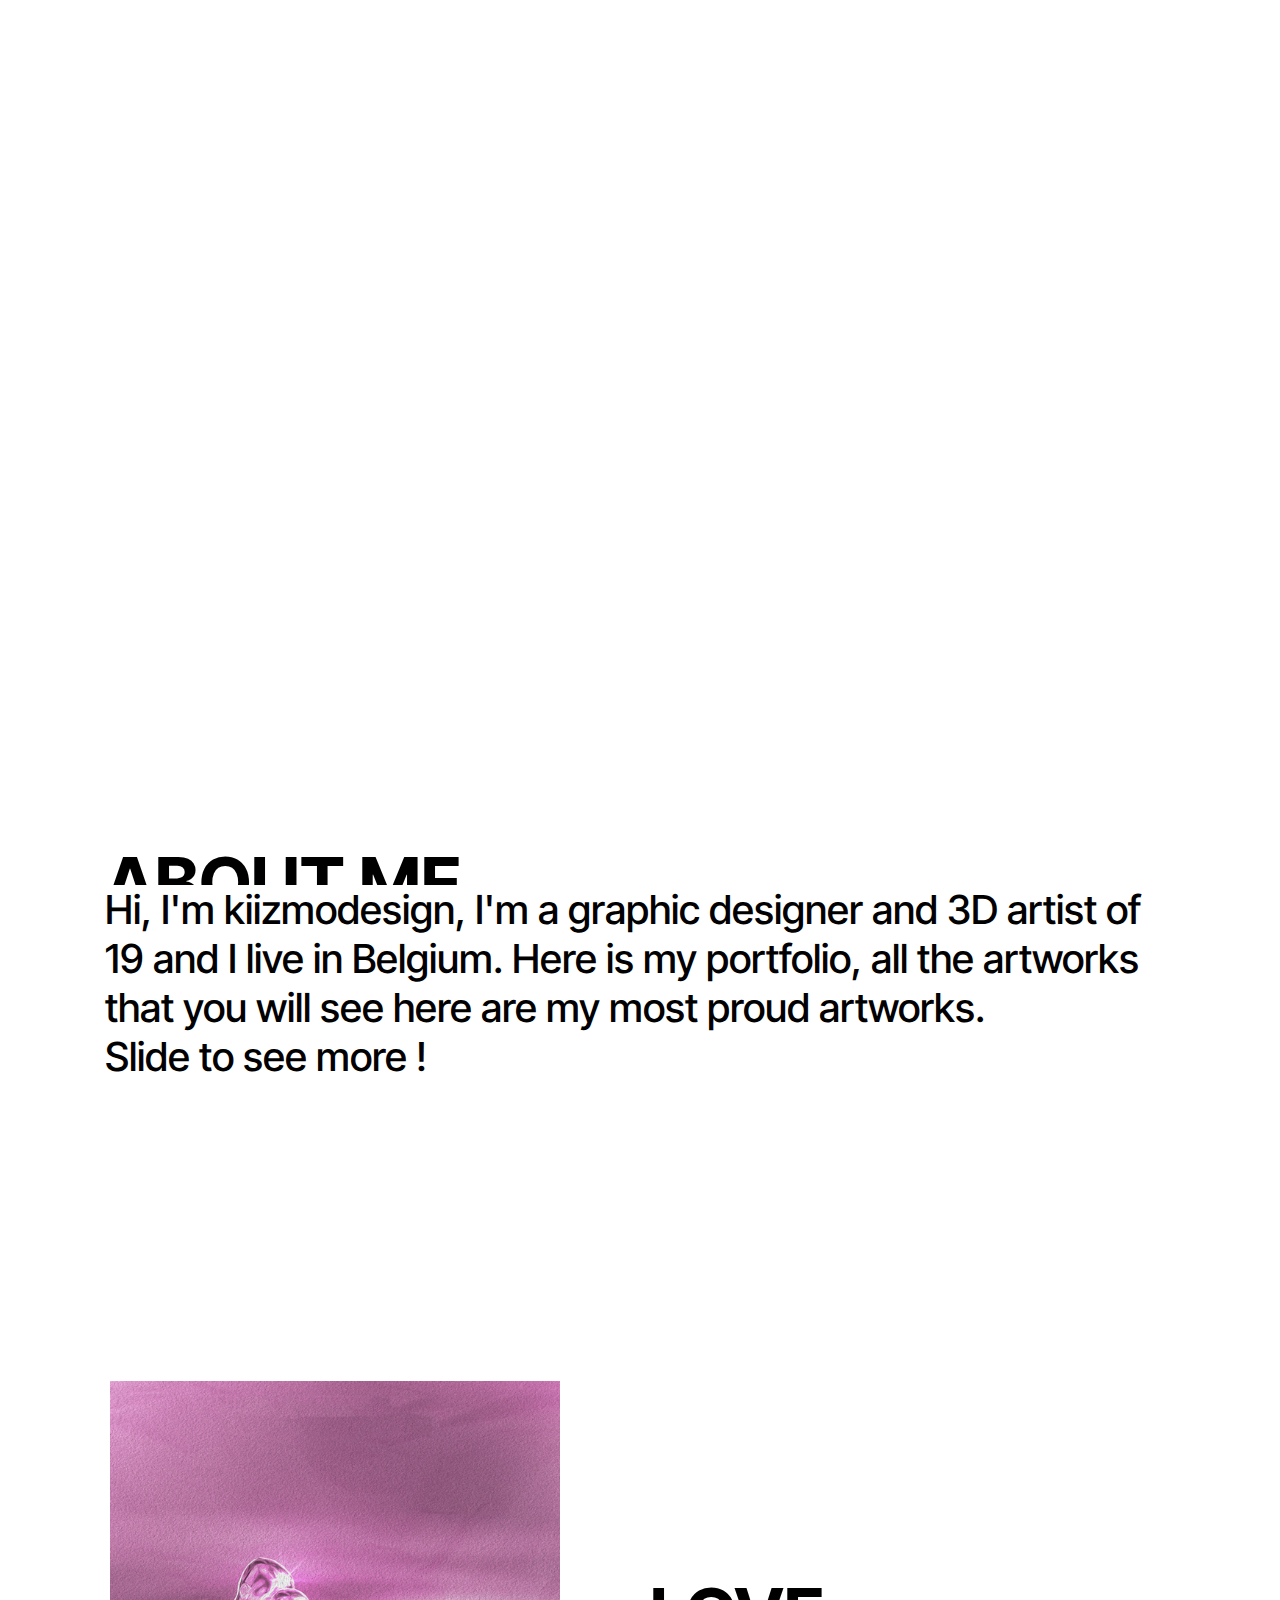
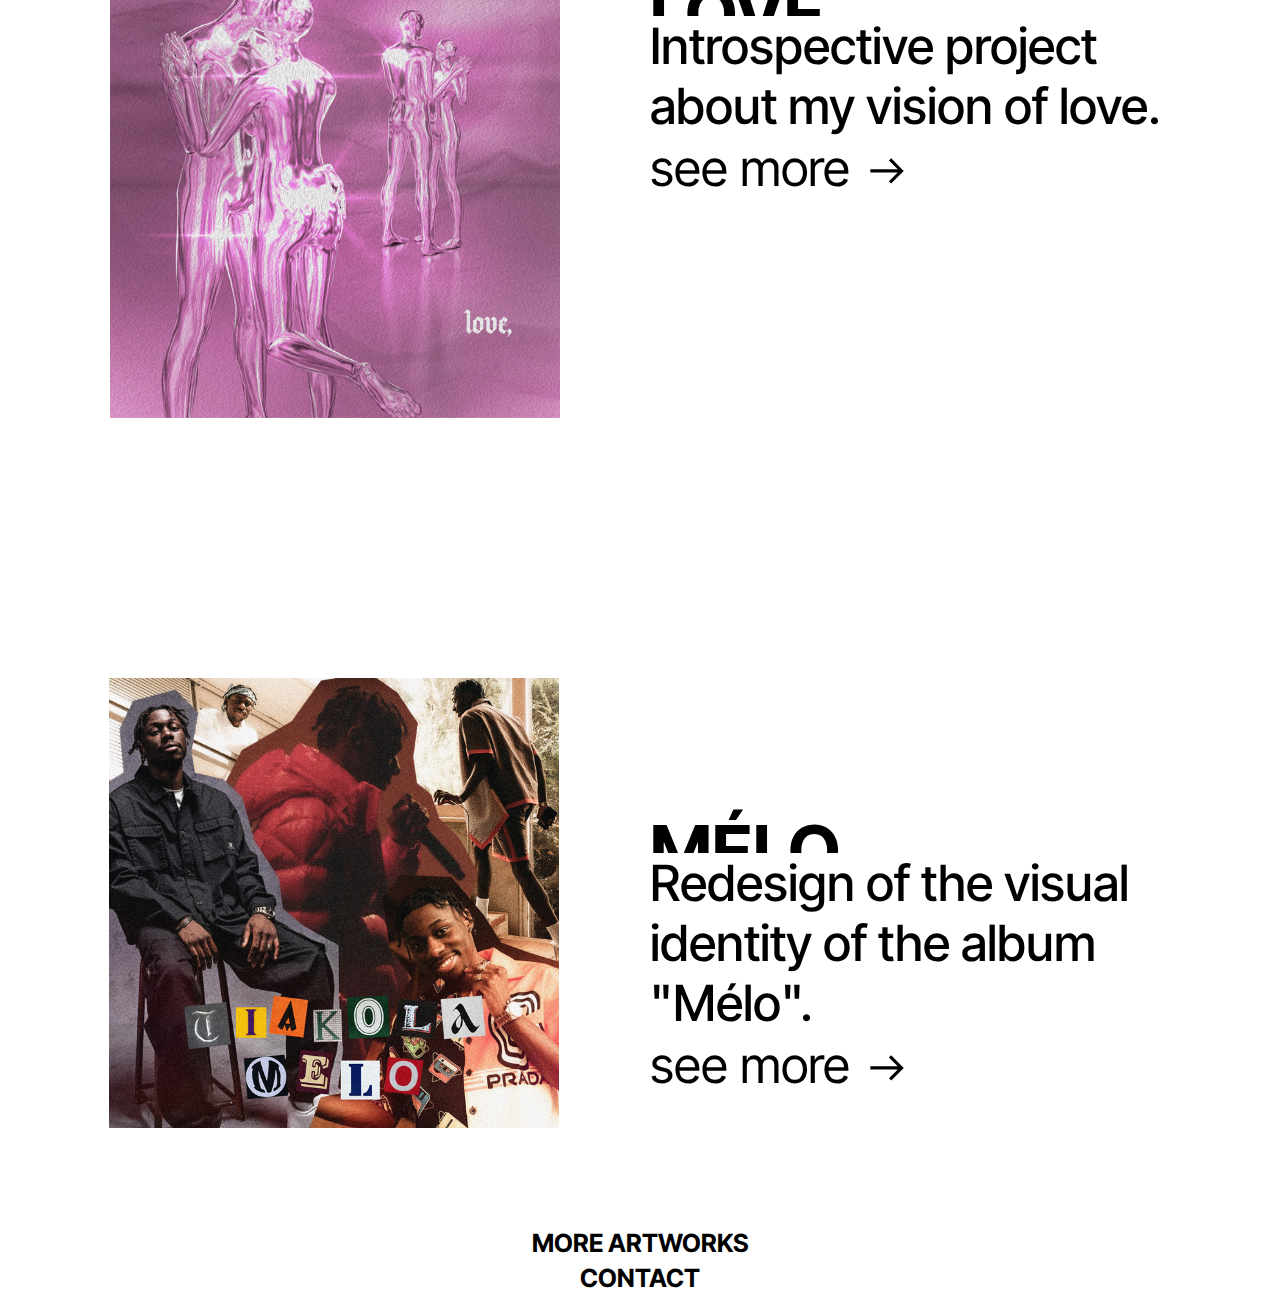
<file: index/index.html>
<!DOCTYPE>
<html lang="EN">
<head>
	<meta charset="utf-8">
    <meta name="viewport" content="width=device-width, initial-scale=1.0">
    
	<title> KIIZMODESIGN </title>
    
	<link rel="stylesheet" href="index.css">
    <script src="index.jS"> </script>
    
	<link rel="preconnect" href="https://fonts.googleapis.com">
<link rel="preconnect" href="https://fonts.gstatic.com" crossorigin>
<link href="https://fonts.googleapis.com/css2?family=Inter+Tight:ital,wght@0,300;0,400;0,500;0,600;0,700;0,800;1,400&display=swap" rel="stylesheet">
    
</head>

    <body>
        <div id="myNav" class="overlay">
                <div class="overlay-content">
                    <a class="gb" onclick="closeNav()"> CLOSE </a>
                    <div class="relinker">
                        <a href="#"> MY WORKS </a>
                        <a href="#"> "ENCYCLOPEDIA" </a>
                        <div class="contact">
                            <a href="https://www.instagram.com/kiizmodesign/" class="icon"> INSTAGRAM </a>
                            <a href="https://www.behance.net/moiselukebanu" class="icon"> BEHANCE </a>
                            <a href="mailto:moiselkbn@gmail.com" class="icon"> MAIL </a>
                        </div>
                    </div>
                </div>
        </div>

	<div class="slide-effect">
        <div class="name">  KIIZMODESIGN </div>
        </div>
        
	   <div class="slide-effect">
           <h3>GRAPHIC DESIGN &amp; 3D </h3>
        </div>
 
        
	<div class="main">
    <div class="me">
    
            <div class="slide-effect">
                <h4 class="about"> ABOUT ME </h4>
        </div>
         
		<h2> Hi, I'm kiizmodesign, I'm a graphic designer and 3D artist of 19 and
			 I live in Belgium. Here is my portfolio, all the artworks that you will
            see here are my most proud artworks. <h2 class="pc">  Slide to see more ! </h2>
		</h2>
	</div>

	<div class="love">
        <div class="left-love">
		    <img class="love" src="LOVE1.jpg"> <br>

        </div>
        
        <div class="right-love">
              <div class="slide-effect">
                  <h4 class="love"> LOVE, </h4>
            </div>
		  <div class="info"> Introspective project about my vision of love.</div>
		  <a href="../love/love.html">
              <span class="cta"> 
			     <p class="cta"> see more 
                     <img class="fleche" src="arrow_right_alt_FILL0_wght400_GRAD0_opsz48.svg">
                    </p>
              </span>
            </a>
        </div>
    </div>
    
	<div class="tiako">
        <div class="left-tiako">
		    <img class="tiako" src="TIAKOCOVER.jpg">

        </div>
        
        <div class="right-tiako">
                  <div class="slide-effect">
                      <h4 class="melo"> MÉLO </h4>
            </div>
		  <div class="info"> Redesign of the visual identity of the album "Mélo".</div>
		  <a href="../tiako/tiako.html">
              <span class="cta"> 
			     <p class="cta"> see more 
                     <img class="fleche" src="arrow_right_alt_FILL0_wght400_GRAD0_opsz48.svg">
                    </p>
              </span>
            </a>
        </div>
    </div>
    </div>
    <footer>
        <div class="thx"> MORE ARTWORKS</div>
        <ul class="end">
            <li class="menu"onclick="openNav()"> CONTACT </li>
        </ul>
    </footer>
    </body>
</html>
</file>
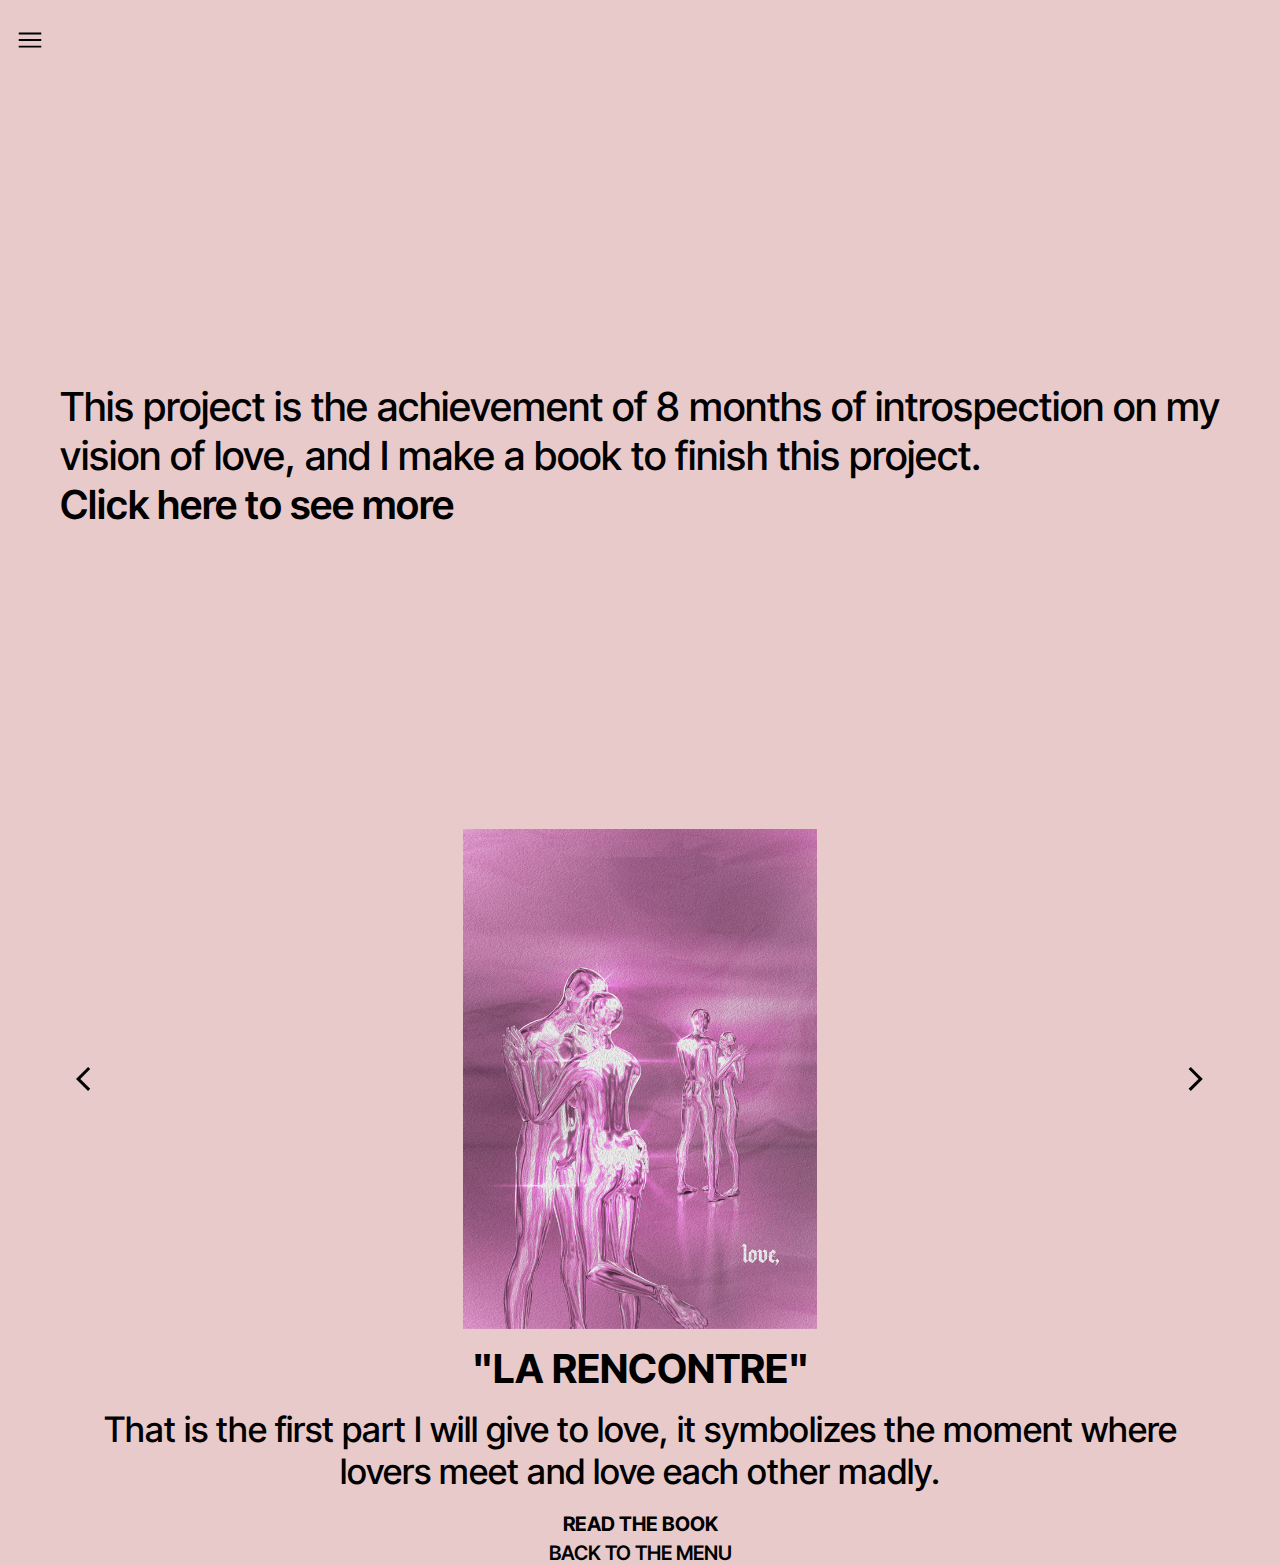
<file: love/love.html>
<!DOCTYPE>
<html lang="EN">
    <head>
        <meta charset="utf-8">
        <meta name="viewport" content="width=device-width, initial-scale=1.0">
        
        <title> LOVE, </title>

        <link rel="stylesheet" href="love.css">
        <script src="love.jS"> </script>

        <link rel="preconnect" href="https://fonts.googleapis.com">
    <link rel="preconnect" href="https://fonts.gstatic.com" crossorigin>
    <link href="https://fonts.googleapis.com/css2?family=Inter+Tight:ital,wght@0,300;0,400;0,500;0,600;0,700;0,800;1,400&display=swap" rel="stylesheet">
    </head>

    <body>
        <div id="myNav" class="overlay">
            <img class="menu" src="menu_FILL0_wght400_GRAD0_opsz48.svg" onclick="openNav()">
                <div class="overlay-content">
                    <a class="gb" onclick="closeNav()"> CLOSE </a>
                    <div class="relinker">
                        <a href="#"> MY WORKS </a>
                        <a href="#"> "ENCYCLOPEDIA" </a>
                        <div class="contact">
                            <a href="https://www.instagram.com/kiizmodesign/" class="icon"> INSTAGRAM </a>
                            <a href="https://www.behance.net/moiselukebanu" class="icon"> BEHANCE </a>
                            <a href="mailto:moiselkbn@gmail.com" class="icon"> MAIL </a>
                        </div>

                    </div>
                </div>
        </div>
            <div class="slide-effect">
                <div class="name"> KIIZMODESIGN </div>
            </div>
                <div class="main">
                    <div class="me">
                        <div class="slide-effect">
                            <h1> LOVE, </h1>
                        </div>
                            <h2> This project is the achievement of 8 months of introspection on my vision of love, and I make a book to finish this project. </h2>
                            <a class="goto" href="#slide"> Click here to see more </a>

                            <div class="button-container">
                                <img onclick="slideBack()" src="BEFORE.svg" class="back">
                                <img onclick="slideNext()" src="NEXT.svg" class="next"> </div>

                            <div class="carousel" id="slide">
                            <div class="slider fade active">
                                <div class="image">
                                    <img class="visual" src="LOVE1.jpg" alt="img">
                                </div>
                                <div class="cont-title">
                                    <div class="title"> "LA RENCONTRE" </div>
                                </div>
                                <div class="cont-desc">
                                    <div class="desc"> That is the first part I will give to love,
                                    it symbolizes the moment where lovers
                                    meet and love each other madly. </div>
                                </div>
                                    
                            </div>
                            
                            <div class="slider fade">
                                <div class="image">
                                    <img class="visual" src="LOVE2.jpg" alt="img">
                                </div>
                                <div class="cont-title">
                                    <div class="title"> "L'OFFRE" </div>
                                </div>
                                <div class="cont-desc">
                                    <div class="desc"> This part symbolizes the moment when
                                    the lovers give themselves all, marriage is the concretization of this part. </div>
                                </div>
                                    
                            </div>
                            
                            <div class="slider fade">
                                <div class="image">    
                                    <img class="visual" src="LOVE3.jpg" alt="img">
                                </div>
                                <div class="cont-title">
                                    <div class="title"> "LA MORT" </div>
                                </div>
                                <div class="cont-desc">
                                    <div class="desc"> The last part of love is called thus
                                        because love never lasts, it necessarily
                                        dies and nothing can prevent that.
                                    </div>
                                </div>
                                    
                            </div>
                            </div>
                            </div>
                            </div>
                                <footer>
                                    <ul class="cta">
                                        <li> <a class="book" href="#"> READ THE BOOK </a> </li>
                                        <li> <a href="../index/index.html"> BACK TO THE MENU </a> </li>
                                    </ul>
                                </footer>
                    </div>
                </body>
            </html>
</file>
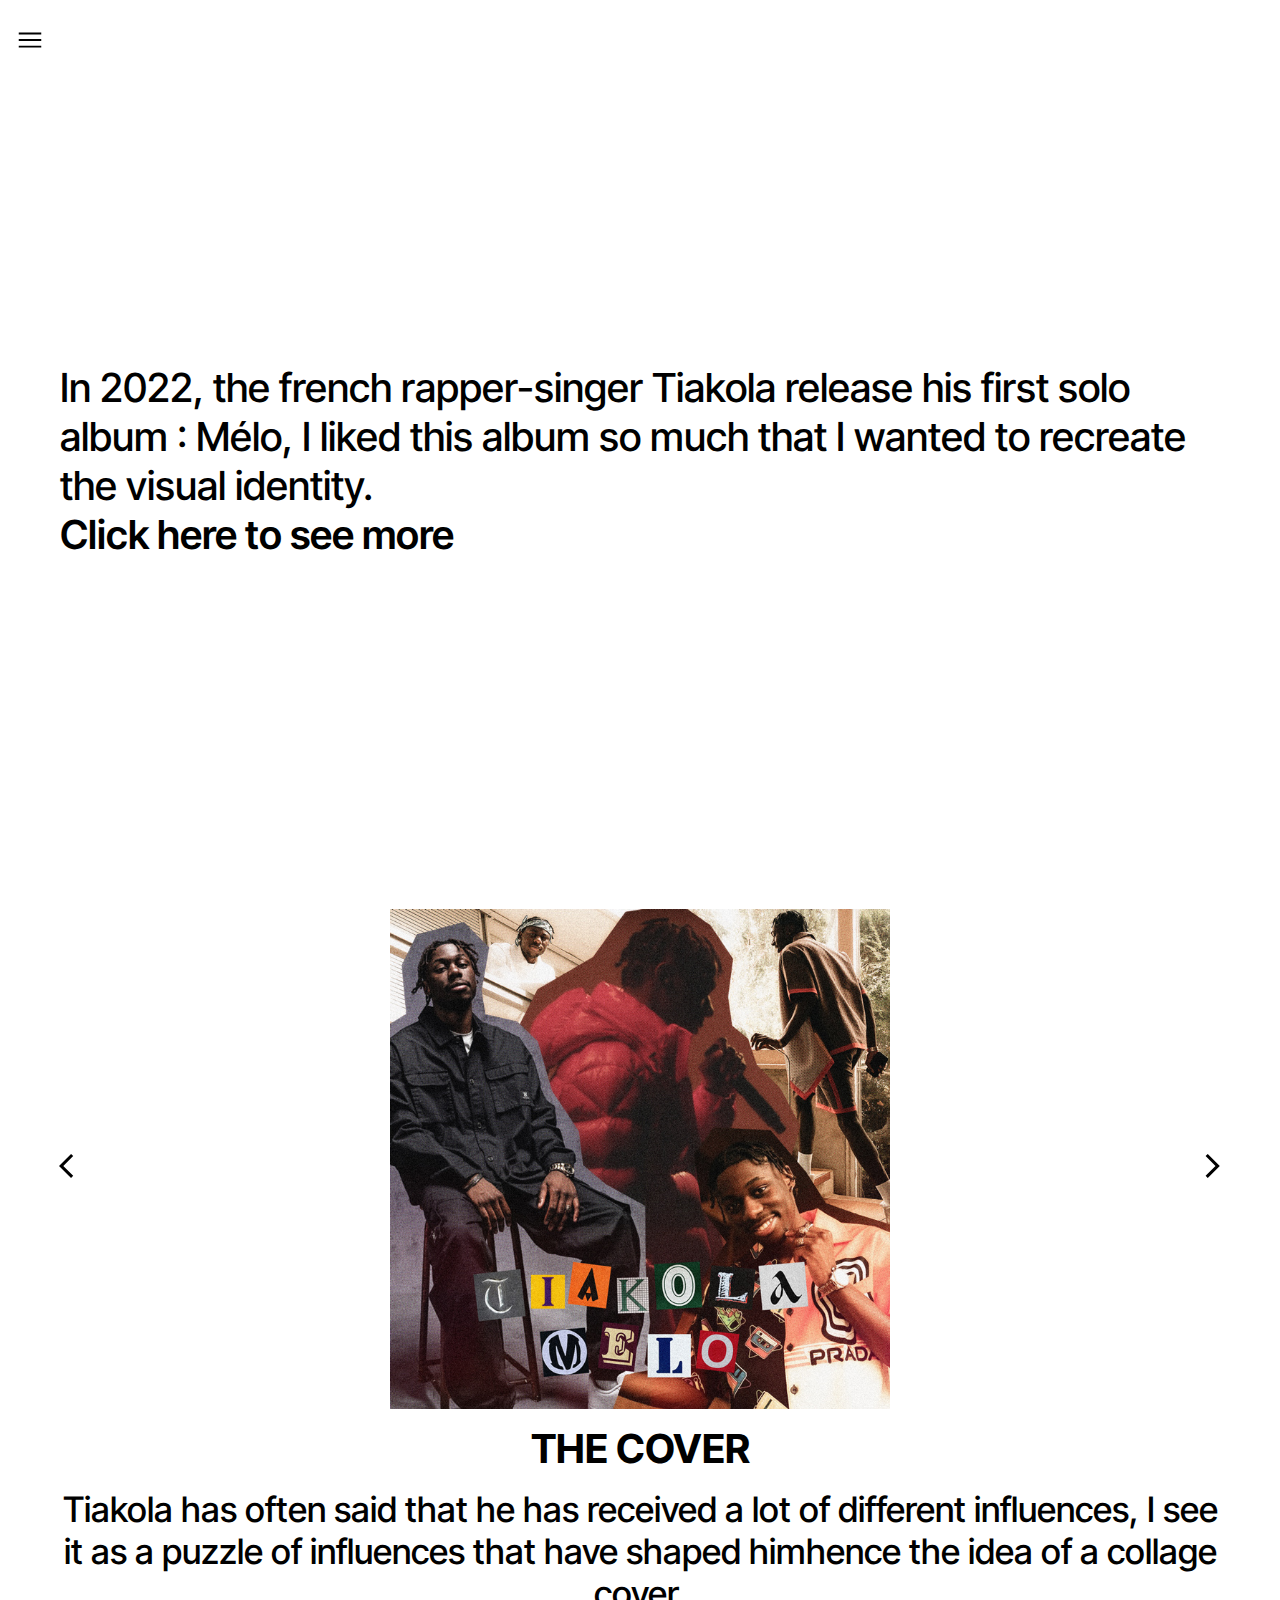
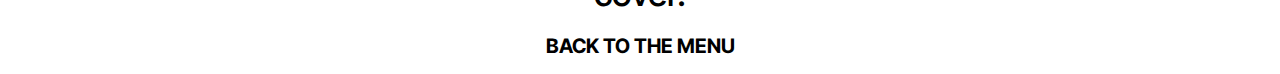
<file: tiako/tiako.html>
<!DOCTYPE>
<html lang="EN">
    <head>
        <meta charset="utf-8">
        <meta name="viewport" content="width=device-width, initial-scale=1.0">
        
        <title> LOVE, </title>

        <link rel="stylesheet" href="tiako.css">
        <script src="tiako.jS"> </script>

        <link rel="preconnect" href="https://fonts.googleapis.com">
    <link rel="preconnect" href="https://fonts.gstatic.com" crossorigin>
    <link href="https://fonts.googleapis.com/css2?family=Inter+Tight:ital,wght@0,300;0,400;0,500;0,600;0,700;0,800;1,400&display=swap" rel="stylesheet">
    </head>

    <body>
        <div id="myNav" class="overlay">
                <img class="menu" src="menu_FILL0_wght400_GRAD0_opsz48.svg" onclick="openNav()">
            <div class="overlay-content">

                <a class="gb" onclick="closeNav()"> CLOSE </a>
        
                <a href="#"> GRAPHIC DESIGN </a>
        
                <a href="#"> 3D  ARTS </a>
        
                <a href="https://www.instagram.com/kiizmodesign/" target="_blank"> INSTAGRAM </a>
        
                <a href="https://www.behance.net/moiselukebanu" target="_blank">  BEHANCE </a>
        
                <a href="#"> "ENCYCLOPEDIA" </a>

                <a class="gb" href="../index/index.html"> BACK TO THE MENU </a>
            </div>
        </div>
            <div class="slide-effect">
                <div class="name"> KIIZMODESIGN </div>
            </div>
                <div class="main">
                    <div class="me">
                        <div class="slide-effect">
                            
                            <h1> TIAKOLA </h1>
                        </div>
                        <div class="intro">
                            <h2> In 2022, the french rapper-singer Tiakola release his first solo album : Mélo, I liked this album so much that I wanted to recreate the visual identity.  </h2>
                            <a class="goto" href="#slide"> Click here to see more </a>
                        </div>

                            <div class="button-container">
                                <img onclick="slideBack()" src="BEFORE.svg" class="back">
                                <img onclick="slideNext()" src="NEXT.svg" class="next"> </div>

                            <div class="carousel" id="slide">
                            <div class="slider fade active">
                                <div class="image">
                                    <img class="visual" src="TIAKOCOVER.jpg" alt="img">
                                    
                                </div>
                                <div class="cont-title">
                                    <div class="title"> THE COVER </div>
                                </div>
                                    
                            </div>
                            
                            <div class="slider fade">
                                <div class="image">    
                                    <img class="visual" src="TIAKOSHIRT_F.jpg" alt="img">
                                </div>
                                <div class="cont-title">
                                    <div class="title"> THE MERCH </div>
                                </div>
                                    
                            </div>
                            
                            <div class="slider fade">
                                <div class="image">   
                                    <img class="visual" src="TIAKOSHIRT_B.jpg" alt="img">
                                </div>
                                <div class="cont-title">
                                    <div class="title"> THE MERCH </div>
                                </div>
                                </div>
                                    
                            </div>

                            <div class="slider fade">
                                <div class="image">    
                                    <img class="visual" src="TIAKOCONCERT.jpg" alt="img">
                                </div>
                                <div class="cont-title">
                                    <div class="title"> THE CONCERT TICKET </div>
                                </div>
                            </div>
                            
                                <div class="cont-desc">
                                    <div class="desc"> Tiakola has often said that he has received a lot of different influences, I see it as a puzzle of influences that have shaped himhence the idea of a collage cover.  </div>
                                </div>
                            </div>
                            </div>
                            </div>
                            <div class="foot">
                                <ul class="cta">
                                    <li> <a href="../index/index.html"> BACK TO THE MENU </a> </li>
                                </ul>
                            </div>
                        </div>  
                    </div>
                </body>
            </html>
</file>
<file: index/index.css>
/* compatible pour tous les appareils  android */
h2 {
        font-size: 16px
    }
    
img.tiako {
        position: relative;
        left: 10px;
        float: left
    }
    
p.desc {
        position: relative;
        font-size:10px
    }
    
p.desc-tiako {
    font-size: 10px;
    position: relative;
    margin: 5px 0 0 0 
    }
    
.name, .down {
    font-size: 38px
    }
    
img.love {
    width:150px;
    margin: 0
    }
.name {
	text-align: center;
	margin:0;
    animation: slideUp ease .5s forwards;
    top: 40px;
    position: relative;
    opacity: 0;
    font-weight: 700;
    }

h2 {
	margin:0;
	font-size: 18px;
}

h2.pc {
    margin-left: 0;
    display: none
}

h3 {
	text-align: center;
    animation: slideUp ease .5s forwards;
    animation-delay: 200ms;
    position: relative;
    margin: 0;
    top: 40px;
    
  
}

h4 {
    margin:0;
    font-size: 20px;
}

h4.love {
    animation: slideUp ease .5s forwards;
    margin:0;
    position: relative;
    top: 40px;
    animation-delay: 600ms
}

h4.about {
    font-size: 20px;
    animation: slideUp ease .5s forwards;
    position: relative;
    top: 40px;
    animation-delay: 400ms
}

.me {
	margin: 30px 30px 0 30px
}

img.menu {
	height: 18px;
    width: 18px;
	position: fixed ;
    margin-top: 15px;
    margin-left: 6px;
    cursor: pointer;
}

.love {
    display: grid;
    grid-template-columns: repeat(2, 1fr);
    grid-template-rows: 1fr;
    grid-column-gap: 20px;
    grid-row-gap: 0px;
    margin: 35px 35px 35px 35px;
    
}

.left-love { grid-area: 1 / 1 / 2 / 2; }
.right-love { 
    grid-area: 1 / 2 / 2 / 3;
    margin-top: 55px}



.info {
    font-weight: 500;

}

p.cta {
    font-weight: 400;
    margin:0
}

svg.fleche {
    width: 16px;
    position:relative;
    top: 3px
}

li.menu {font-weight: 700;margin: 0}

p.desc {
    margin: 0;
    font-weight:500;
    margin-top: 5px;
}

p.desc-tiako {
    margin: 0;
    font-size:10px;
    font-weight:500;
    margin-top: 5px;
}
img.fleche {
    width: 16px;
    position: relative;
    top:3px
}


a:link {
    color:black;
    text-decoration: none;
}

a:visited {
    color:black;
    text-decoration: none;
}

a:active {
    color:black;
    text-decoration: none;
}

a:hover {
    color:black;
    text-decoration: none;
}

img.tiako{
    width: 150px;
    margin:0;
    position: relative;
    left: -1px
}

.tiako {
    display: grid;
    grid-template-columns: repeat(2, 1fr);
    grid-template-rows: 1fr;
    grid-column-gap: 20px;
    grid-row-gap: 0px;
    margin: 35px 75px 20px 35px
}

.left-tiako { 
    grid-area: 1 / 1 / 2 / 2;
    margin-top: 20px
    }

.right-tiako { 
    grid-area: 1 / 2 / 2 / 3;
    float: left}

.thx {
    text-align: center;
    font-weight:700;
    font-size: 18px
}

ul.end {
    list-style-type: none;
    font-weight: 600;
    text-align: center;
    padding: 0;
    margin:5px 0 20px 0
}

.thx, .menu {cursor: pointer}
li.main {
    font-weight: bold
}

body {
	margin:0;
	padding:0;
	background-color:#ffffff;
	font-family: 'Inter Tight', sans-serif;}

@keyframes slideUp {
  0% {transform: translateY(0);}
  100% {transform: translateY(-40px);opacity:1;}
}

h4.melo {
    position: relative;
    top: 40px;
    animation: slideUp ease .5s forwards;
    animation-delay: 800ms
}
.slide-effect {
    overflow: hidden;
    width: 100%;
    position: relative;
}

p.desc {
    margin: 0;
    position: relative;
    top: -15px
}

.overlay {
    height: 0;
    width: 100%;
    position: fixed;
    z-index: 1;
    background-color: #ffffff;
    overflow-x: hidden;
    transition: 1s;
    left: 0;
    top: 0;
}

.overlay-content {
    
    position: relative;
    width: 100%;
    text-align:center;
    height: 100%
}

.overlay a {
    padding: 2px;
    text-decoration: none;
    font-size: 30px;
    display: block;
    font-weight: 700;
    top: 40px;
    position: relative;
    animation: slideUp ease .5s forwards;
    width: 100%;
    text-transform: uppercase;
}



a.gb {

    margin: 10px 0 0 0;
    cursor: pointer;
    font-size: 20px;
    opacity:0
}

.contact {
    display: inline
}



.show {display:block}

h1 {
    margin:0
}

.graphic-d {
    padding: 0
}

h2 {font-weight: 500}

/*parametre pour iphone petit format*/
@media screen and (max-width: 359px) {
    
    img.love {
        width: 120px
    }

    .right-love {
        margin-top: 20px
    }
    
    p.desc {
        font-size: 9px
    }
    
    img.tiako {
        width: 120px
    }
    
    .tiako {
        margin-right: 20px
    }
    
    p.desc-tiako {
        font-size: 9px;
        position: relative;
        left: -1px
    }
    
    .relinker {
        margin-top: 30%
    }

    .left-tiako {margin:0}


}

@media screen and (min-width: 360px) {
    
    .menu {
        margin-left: 6px;
    }

    .relinker {
        margin-top: 50%
    }

    .tiako {margin-right: 35px}

    .right-tiako {margin-top: 35px}
}


@media screen and (min-width: 400px) {
    
    img.tiako, img.love {
        width: 180px
    }
    
    .left-tiako {
        margin-top:40px
    }

    .right-love {margin-top: 80px}
    .menu {margin-left: 8px;}
    
    .right-tiako {margin-top: 85px}
}

@media screen and (min-width: 700px) {
    
    img.menu {
        width: 32px;
        height: 32px;
    }
    

    .name {
        font-size: 90px;
        animation: slideUpTabletName ease .5s forwards;
        top: 160px
    }
    
        @keyframes slideUpTabletName {
    0% {transform: translateY(0);}
    100% {transform: translateY(-160px);opacity:1;}
}
    h3 {
        font-size: 50px;
        animation: slideUpTabletH3 ease .5s forwards;
        top:160px;
        animation-delay: 200ms
    }
    
        @keyframes slideUpTabletH3 {
    0% {transform: translateY(0);}
    100% {transform: translateY(-160px);opacity:1;}
}
    h4, h4.about {
        font-size: 40px
    }
    
    h2 {
        font-size: 25
    }
    
    img.love {
        width: 300px
    }

    .tiako {margin-top:0}

    p.desc, p.desc-tiako {
        font-size: 20px
    }
    
    .info {
        font-size: 25px
    }
    
    .right-love {
        margin-top: 100px
    }
    
    p.cta {
        font-size: 25px
    }
    
    img.fleche {
        width: 25px;
        top: 6px
    }
    
    img.tiako {
        width: 300px
    }
    
    .left-tiako {
        margin-top: 80px;   
    }
    
    .thx, .end {
        font-size: 20px
    }
    
    .relinker {
        margin-top: 40%
    }
    
    .main {
        margin: 0 30px 0 30px
    }

    .right-tiako {margin-top: 150px}
}


@media screen and (min-width: 900px) {
    img.love, img.tiako {width: 400PX}

    .right-tiako {margin-top: 200px}

    .right-love {margin-top: 180px}
}

@media screen and (max-width: 1279px){
    h3 {display:none}
}
@media screen and (min-width: 1280px ) {
    
    h3 {opacity: 1}
    img.menu {
        width: 32px;
        height:32px;
        margin: 10
    }
    
    .name {
        margin-top: 275px;
        font-size: 150px;
        height: 160px
    }
    
    h3 {
        font-size: 70px;
        top: 140px;}
    
        @keyframes slideUpTabletH3 {
    0% {transform: translateY(0);}
            100% {transform: translateY(-140px);opacity:1;}
    }
    
    h4.about {
        margin-top: 250px;
        font-size: 70px
    }
    
    .main {
        margin: 0 75px 0 75px
    }
    
    h2 {
        font-size: 40px
    }
    
    .love {
        margin-top: 250
    }
    
    img.love {
        width: 450px
    }
    
    h4 {
        font-size: 70px
    }
    
    .info {
        font-size: 50px;
    }
    
    p.cta {
        font-size: 50px
    }
    
    img.fleche {
        position: relative;
        width: 50px;
        top: 10px
    }
    
    .tiako {
        margin-top: 130px;
        margin-bottom: 100px
    }
    
    h2.pc {
        display: contents
    }
    
    img.tiako {
        width: 450px
    }
    
    .thx, .end {
        font-size: 25px
    }

    .relinker {
        margin-top: 20%
    }

    .left-tiako {margin-top: 110px}

    .love {margin-top: 300px}

    .right-love {margin-top: 150px}

}


@media screen and (min-width: 1440px) {
    h4.about {margin-top: 350px }

    img.tiako {width: 540px}

    .tiako {margin-bottom: 65px}
}
@media screen and (min-width: 1500px) {

    .relinker {
        margin-top: 15%
    }
}

@media screen and (min-width: 1700px) {
    
    .name {
        margin-top: 350px;
        font-size: 200px;
        height: 200px}

    h4.about {
        margin-top: 300px;
        font-size: 90px
        }

    .love {margin-top: 400px}

    img.love {width: 550px}

    .right-love {margin-top: 200px}

    h3 {font-size: 90px}

    h2, .info {font-size: 50px}

    h4 {font-size: 90px}

    img.tiako {width : 700px}

    .left-tiako {
        margin-top: 150px}

        .relinker {
            margin-top: 15%
        }
}

@media screen and (min-width: 1920px) {
    h4.about {margin-top: 420px}

    img.tiako {width: 720px}

    .right-tiako {margin-top: 350px}

    .right-love {margin-top: 270px}
}

@media screen and (min-width: 2300px) {
    .name {margin-top: 550px}

    h4.about {margin-top: 550px}

    .love {margin-top: 700px}

    img.love, img.tiako {width: 850px}

    .right-love {margin-top: 400px}

    .tiako {margin-top: 300px}

    .tiako {margin-bottom: 240px}
}
</file>
<file: love/love.css>
/* APPAREILS AVEC WIDTH: 360PX*/
/* FOOTER DONT WORK WITH GP5 ON2 GZF3 XR i11
i11PM i12PM */

html {scroll-behavior: smooth;}
body {
	margin:0;
	padding:0;
	background-color:#e8caca;
	font-family: 'Inter Tight', sans-serif;
    height: 100%
    }


.name {
    text-align: center;
    font-size: 34px;
    font-weight: 700;
    top: 40px;
    margin-top:5px;
    animation: slideUp ease .5s forwards;
    position: relative;
    opacity: 0;
}

img.menu {
	height: 18px;
    width: 18px;
	position: fixed ;
    margin-top: 15px;
    margin-left: 8px;
    cursor: pointer;
}

.overlay {
    height: 0;
    width: 100%;
    position: fixed;
    z-index: 1;
	background-color:#e8caca;
    overflow-x: hidden;
    transition: 1s;
    left: 0;
    top: 0
}

.overlay-content {
    
    position: relative;
    width: 100%;
    text-align:center;
}

.overlay a {
    padding: 2px;
    text-decoration: none;
    font-size: 30px;
    display: block;
    font-weight: 700;
    top: 40px;
    position: relative;
    animation: slideUp ease .5s forwards;
    width: 100%
}

a.gb {
    margin: 10px 0 0 0;
    cursor: pointer;
    position: relative;
    font-size: 20px;
    opacity:0
}

a {text-transform: uppercase;}

.relinker {
    margin-top:50%;
}

a:link, a:visited, a:hover, a:active  {
    color: black;
    text-decoration: none
}

.slide-effect {
    overflow: hidden;
    width: 100%;
    position: relative;
}

@keyframes slideUp {
    0% {transform: translateY(0);}
    100% {transform: translateY(-40px);opacity:1;}
  }

  @keyframes slideUp1 {
    0% {transform: translateY(0);}
    100% {transform: translateY(-20px);opacity:1;}
  }

h1 {
    margin: 0;
    font-size: 20px;
    animation: slideUp1 ease .5s forwards;
    top: 20px;
    position: relative;
    opacity: 0;
    font-weight: 700;
    animation-delay: 200ms
}

.me {
    margin: 30px 30px 0 30px;}

h2 {
    margin: 0;
    font-size: 18px;
    height: auto;
    font-weight: 500;
    
}

.goto {
    margin:0;
    opacity: 0
}

.visual {
    height: 260px
}

.button-container {
    height: 260px;
    position: absolute;
    width: calc(100% - 60px);
}

.slider, .slider.active {
    display: grid;
    grid-template-columns: 1fr;
    grid-template-rows: 3, 1fr;
    position: absolute;
    margin-right: 30px;
    display: none;
    }
    
    .slider.active {
        display: contents;
    }
    .image { 
        grid-area: 1 / 1 / 2 / 2;
        height: 260px;
        text-align: center;}

    .cont-title {
        grid-area: 2 / 1 / 3 / 2;
        text-align: center;}
    .title {
        font-size: 25px;
        font-weight: 700;
        margin: 10px 10px 10px 10px
    }
    .cont-desc { grid-area: 3 / 1 / 4 / 2; }
  
    .desc {
        text-align: center;
        font-size: 18px;
        font-weight:500
    }

img.next{
    position: absolute;
    right: 0px;
    cursor: pointer;

}

img.back {
    position:absolute;
    left: 0px;
    cursor: pointer;

}

ul.cta {
    list-style-type: none;
    padding:0;
    font-weight: 600;
    margin-top:20px;
    text-align: center;
}

ul.cta li {
    margin: 5px;
    
}

a.book {
    font-weight: bold
}

img.next, img.back {
    position: absolute;
    top: 50%;
    transform: translateY(-50%);
}

.footer {
    position: absolute;
    bottom: 0px
}

@media screen and (max-width: 330px) {
    .me {
        margin-top: 15px}

    h2 {
        font-size: 16px;
        height: auto}

    .back, .next {

        position: absolute;
        }
    
    img.back {
        left: -17px
    }

    img.next {
        right: -17px
    }

    .relinker {
        margin-top: 30%
    }

    .button-container{
        width: 2;
        
    }
    
}
@media screen and (min-width: 331px) and (max-width: 389px){
    .relinker {
        margin-top: 50%
    }
}

@media screen and (min-width: 390px){
    h2 {height: auto}}


@media screen and (min-width: 768px){
    img.menu {
        width: 30px;
        height: 30px;
        margin-left: 15px;
        margin-top : 25px
    }

    .name {
        font-size:60px
    }

    h1 {
        font-size: 50px
    }

    .me {
        margin: 30px 60px 0 60px;
    scroll-behavior: smooth;}

    h2 {
        font-size: 25px
    }

    .visual {
        height: 400px
    }

    .button-container {
        height: 400px;
        position: absolute;
        width: calc(100% - 120px)


}

    .image {
        height: 400px
    }

    .title {
        font-weight: 700;
        margin: 15px
    }
  
    .desc {
        font-size: 24px;
    }

    ul.cta li {
        font-size: 20px;
        margin: 5px; 
    }

    .relinker {
        margin-top: 40%
    }
}

@media screen and (min-width: 820px) {
    .visual {
        height: 550px}

    .button-container {
        height: 550px;
        position: absolute; 
    }

    .image {
        height: auto
    }
}

@media screen and (min-width: 830px) {
    .visual {
        height: 575px}

    .button-container {
        height: 575px;
        position: absolute;
}

    .image {
        height: auto
    }

}

@media screen and (min-width: 1280px) {
    .name {font-size: 75px}

    h1 {
        font-size: 150px;
        margin-top:75px}
        
    h2 {font-size: 40px}

    a.goto {
        opacity: 1;
        font-size: 40px;
        font-weight:600;
        text-transform:initial;}
    .carousel {
        margin-top: 250px;
    
    }

    .visual {
        height: 500px
    }

    .button-container {
        height: 500px;
        position: absolute;
        margin-top: 250px
}

    .image {
        height:500px
    }

    .desc {
        font-size: 35px;
        text-align: center;}

    
    .title {font-size: 40px}

    .relinker {
        margin-top: 20%
    }
    }

@media screen and (min-width:1169px){

    .carousel, .button-container{margin-top: 300px}

    }
@media screen and (min-width: 1440px){

    .title {font-size: 40px}

    .desc {font-size: 30PX;}

    .visual {
        height: 450px
    }

    .button-container {
        height: 450px;

        position: absolute}

    .image {
        height:450px
    }

    .relinker {
        margin-top: 15%
    }

    .cont-desc, .desc {height: 72px}

    .carousel, .button-container{margin-top: 360px}
}

@media screen and (min-width: 1700px) {
    .relinker {
        margin-top: 15%
    }

    h1 {margin-top: 120px}

    
    img.visual {height: 650px}

    .button-container {
        height: 650px;
        position: absolute;}

    .image {height: 650px}

    .title {font-size:50px}
}

@media screen and (min-width: 1920px) {
    h1 {margin-top: 250px}

    h2, .goto {font-size: 50px}

    .button-container, .carousel {margin-top:400px}
}

@media screen and (min-width: 2300px) {
    h1 {margin-top: 400px}

    h2, .goto {font-size: 50px}

    .button-container, .carousel {margin-top:600px}

    .image {height: 900px}

    img.visual {height: 900px}

    .button-container, .carousel {
        height: 900px;
        margin-bottom: 300px
    }
}
</file>
<file: tiako/tiako.css>
html {scroll-behavior: smooth;}
body {
	margin:0;
	padding:0;
	background-color:#ffffff;
	font-family: 'Inter Tight', sans-serif;
    }


.name {
    text-align: center;
    font-size: 34px;
    font-weight: 700;
    top: 40px;
    margin-top:5px;
    animation: slideUp ease .5s forwards;
    position: relative;
    opacity: 0;
}

img.menu {
	height: 18px;
    width: 18px;
	position: fixed ;
    margin-top: 15px;
    margin-left: 8px;
    cursor: pointer;
}

.overlay {
    height: 0;
    width: 100%;
    position: fixed;
    z-index: 1;
	background-color:#ffffff;
    overflow-x: hidden;
    transition: 1s;
    left: 0;
    top: 0
}

.overlay-content {
    
    position: relative;
    width: 100%;
    text-align:center;
}

.overlay a {
    padding: 2px;
    text-decoration: none;
    font-size: 30px;
    display: block;
    font-weight: 700;
    top: 40px;
    position: relative;
    animation: slideUp ease .5s forwards;
    width: 100%
}

a.gb {

    margin:0;
    cursor: pointer;
    position: relative;
    font-size: 20px;
    opacity:0
}

a:link, a:visited, a:hover, a:active  {
    color: black;
    text-decoration: none
}

.slide-effect {
    overflow: hidden;
    width: 100%;
    position: relative;
}

@keyframes slideUp {
    0% {transform: translateY(0);}
    100% {transform: translateY(-40px);opacity:1;}
  }

h1 {
    margin: 0;
    font-size: 20px;
    animation: slideUp ease .5s forwards;
    top: 40px;
    position: relative;
    opacity: 0;
    font-weight: 700;
    animation-delay: 200ms
}

.me {
    margin: 30px 30px 0 30px}

h2 {
    margin: 0;
    font-size: 18px;
    font-weight: 500;
    height: auto
}

.goto {
    margin:0;
    opacity: 0;
}

.visual {
    height: 240px
}

.slider, .slider.active {
    display: grid;
    grid-template-columns: 1fr;
    grid-template-rows: 3, 1fr;
    position: absolute;
    margin-right: 30px;
    display: none;
    }
    
    .slider.active {
        display: contents;
    }
    .image { 
        grid-area: 1 / 1 / 2 / 2;
        text-align: center;}

    .cont-title {
        grid-area: 2 / 1 / 3 / 2;
        text-align: center;}

    .title {
        font-size: 20px;
        font-weight: 700;
        margin: 10px
    }
    .cont-desc { grid-area: 3 / 1 / 4 / 2; }
  
    .desc {
        text-align: center;
        font-size: 20px;
        font-weight: 500;
        font-size: 18px
    }

img.next, img.back{
    position: absolute;
    cursor: pointer;
    top: 50%;
    transform:translateY(-50%)
}

img.back {left: -17px}

img.next {right: -17px}

ul.cta {
    list-style-type: none;
    padding:0;
    font-weight: 600;
    margin-top:20px;
    text-align: center;
}

ul.cta li {
    margin: 5px;
    
}

a {
    font-weight: bold
}

div.button-container {
    position: absolute;

}



@media screen and (max-width: 330px) {
    .me {
        margin-top: 15px}

    h2 {
        font-size: 16px;
        height: auto;
        font-weight: 500}

    
    .back {
        left: -5px
    }

    .next {
        right: -5px
    }

    .overlay-content {
        top: 27%
    }

    .image {
        height: 200px
    }

    .visual  {height: 200px}

    .button-container {height:200px}
    
}
@media screen and (min-width: 331px) and (max-width: 389px){


    .next {
        right: 10px
    }

    .back {
        left: 10px
    }

    .overlay-content {
        top: 27%
    }
}

@media screen and (min-width: 390px){
    h2 {height: auto}

    .next {
            right: 15px
    }
    
    .back {
            left: 15px
    }

    .overlay-content {
        top:35%
    }
}
@media screen and (max-width:767px){
    .button-container{
        width:calc(100% - 60px);
        }
}
@media screen and (min-width: 410px) and (max-width: 767px) {

    .next {
        right: 20px
}

.back {
        left: 20px
}
}

@media screen and (min-width:330px) and (max-width: 767px){
    .button-container{
        height: 240px
    }


}
@media screen and (min-width: 768px){
    img.menu {
        width: 30px;
        height: 30px;
        margin-left: 15px;
        margin-top : 25px
    }

    .name {
        font-size:60px
    }

    h1 {
        font-size: 35px
    }

    .me {
        margin: 30px 60px 0 60px;
        scroll-behavior: smooth;}

    h2 {
        font-size: 25px
    }

    .visual {
        height: 400px
    }

    .image {
        height: 400px
    }

    .title {
        font-weight: 700;
        margin: 15px;
        font-size: 35px;
    }
  
    .desc {
        font-size: 24px;
    }

    .back {
        left: 75px
    }

    .next {
        right: 75px
    }

    ul.cta li {
        font-size: 20px;
        margin: 5px;
        
    }

    .button-container{
        height: 400px;
        width: calc(100% - 120px)
    }
}

@media screen and (min-width: 820px) {
    .visual {
        height: 550px}

    .image {
        height: auto
    }

    .back {
        left: 40px
    }

    .next {
        right: 40px
    }

    .button-container{height: 550px;}
}

@media screen and (min-width: 830px) {
    .visual {
        height: 575px}

    .image {
        height: auto
    }

    .button-container{
        height: 575px
    }
}

@media screen and (min-width: 1280px) {
    .name {font-size: 60px}

    h1 {
        font-size: 150px;
        margin-top:75px}
        
    h2 {font-size: 40px}

    a.goto {
        opacity: 1;
        font-size: 40px;
        font-weight:600;
        text-transform:initial;}

    .carousel {
        margin-top: 300px;
        
    }

    .visual {
        height: 500px;
        margin-top: 50px
    }

    .image {
        height:550px
    }

    .desc {
        font-size: 35px;
        text-align: center;}

    .back {
        left: 175px
    }

    .next {
        right: 175px
    }
    
    .title {font-size: 40px}

    .button-container {
        height: 613px;
        margin-top: 300px;
        

    }
}

@media screen and (min-width: 1480px){

        .title {font-size: 40px}

        .desc {font-size: 30PX;}

        .visual {
            height: 450px
        }
    
        .image {
            height:500px
        }

        .back {
            left: 200px
        }
    
        .next {
            right: 200px
        }

        .button-container {height:563px}
    }
</file>
